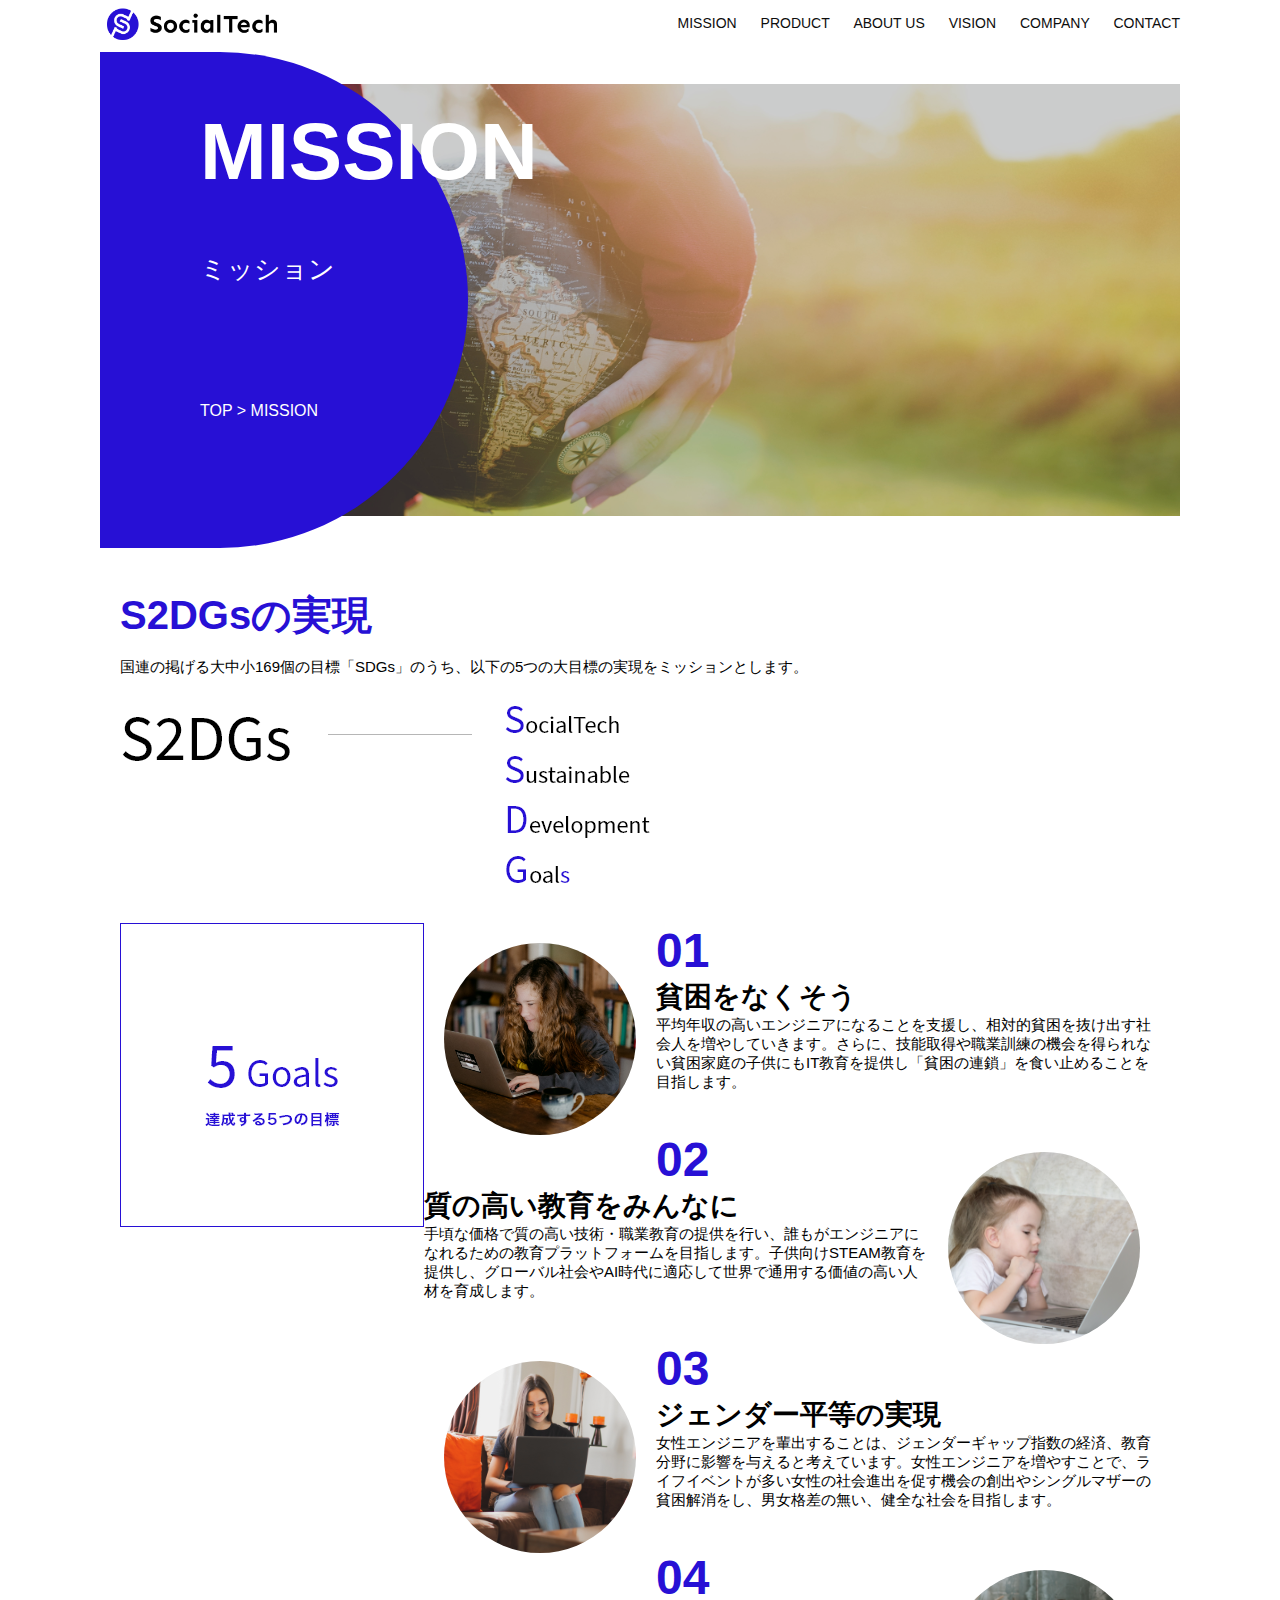
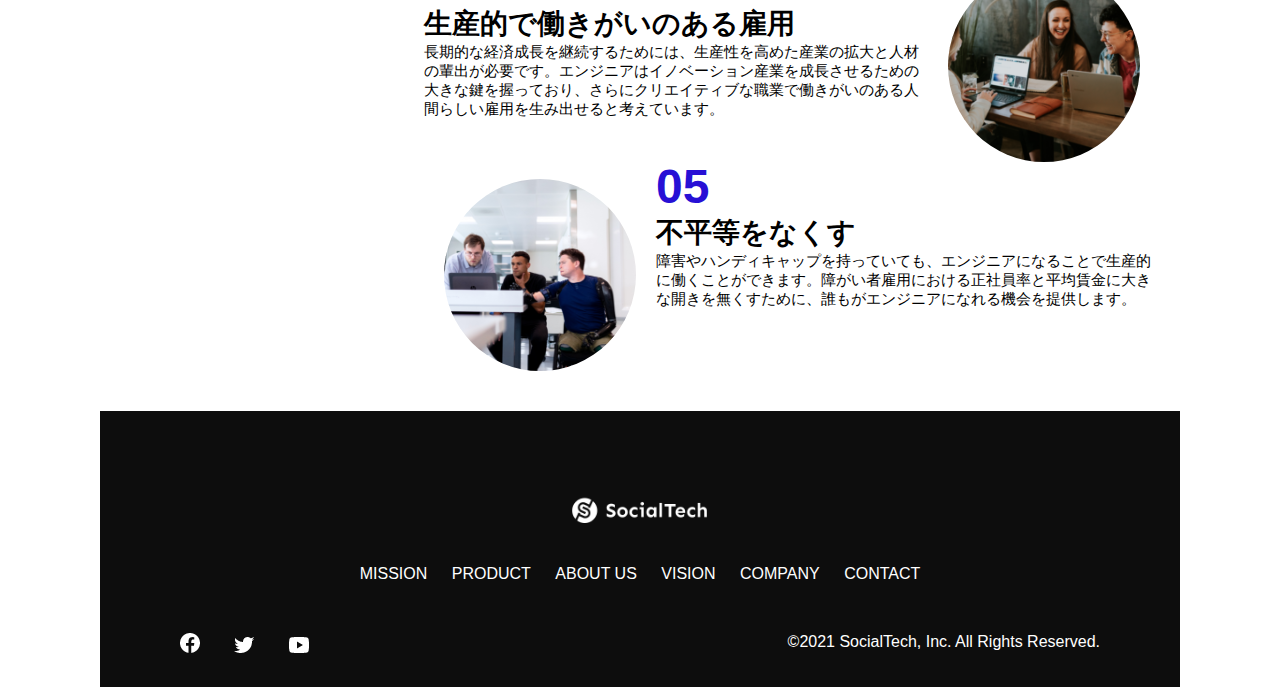
<file: mission.html>
<!DOCTYPE html>
<html>

<head>
    <title>SocialTech - MISSION ミッション -</title>
    <meta charset="utf-8">
    <meta description="SocialTechが目指す5つの目標（S2DGs）を紹介します">
    <meta name="viewport" content="width=device-width, initial-scale=1.0">
    <link rel="stylesheet" href="style.css">
</head>

<body>
    <!-- ヘッダー -->
    <header>
        <!-- ロゴ -->
        <a href="index.html" id="logo"><img src="images/Logo.png" alt="トップページに戻る"></a>

        <!-- PC用ナビゲーション -->
        <nav id="nav-pc">
            <a href="mission.html">MISSION</a>
            <a href="product.html">PRODUCT</a>
            <a href="index.html#aboutus">ABOUT US</a>
            <a href="index.html#vision">VISION</a>
            <a href="index.html#company">COMPANY</a>
            <a href="index.html#contact">CONTACT</a>
        </nav>

        <!-- スマホ用メニューボタン -->
        <img id="menu-sp" src="images/button-menu.png" alt="ナビゲーションを開く"
            onclick="document.getElementById('nav-sp').style.display = 'block'">

        <!-- スマホ用ナビゲーション -->
        <nav id="nav-sp">
            <img id="close" src="images/button-close.png" alt="ナビゲーションを閉じる"
                onclick="document.getElementById('nav-sp').style.display = 'none'">
            <a id="logo-sp" href="index.html" onclick="document.getElementById('nav-sp').style.display = 'none'"><img
                    src="images/logo-sp.png" alt="トップページに戻る"></a>
            <a class="menu" href="mission.html"
                onclick="document.getElementById('nav-sp').style.display = 'none'">MISSION</a>
            <a class="menu" href="product.html"
                onclick="document.getElementById('nav-sp').style.display = 'none'">PRODUCT</a>
            <a class="menu" href="index.html#aboutus"
                onclick="document.getElementById('nav-sp').style.display = 'none'">ABOUT US</a>
            <a class="menu" href="index.html#vision"
                onclick="document.getElementById('nav-sp').style.display = 'none'">VISION</a>
            <a class="menu" href="index.html#company"
                onclick="document.getElementById('nav-sp').style.display = 'none'">COMPANY</a>
            <a class="menu" href="index.html#contact"
                onclick="document.getElementById('nav-sp').style.display = 'none'">CONTACT</a>
            <div id="sns">
                <a href="https://www.facebook.com/sejuku2013"><img src="images/button-facebook.png"
                        alt="Facebookのリンク"></a>
                <a href="https://twitter.com/samuraijuku"><img src="images/button-twitter.png" alt="Twitterのリンク"></a>
                <a href="https://www.youtube.com/channel/UCCFOQO5aDK0xXam4cUQXT8g"><img src="images/button-youtube.png"
                        alt="YouTubeのリンク"></a>
            </div>
        </nav>
    </header>
    <main>
        <article>
            <section id="mission-main">
                <div id="mission-title">
                    <h1>MISSION</h1>
                    <span>ミッション</span>
                    <div>TOP > MISSION</div>
                </div>
            </section>
            <section id="mission-s2dgs">
                <h2 class="mission-h2">S2DGsの実現</h2>
                <p>国連の掲げる大中小169個の目標「SDGs」のうち、以下の5つの大目標の実現をミッションとします。</p>
                <img src="images/mission/mission-s2dgs.png" alt="S2DGs">
            </section>
            <section id="mission-5goals">
                <div>
                    <img id="s2dgs-image" src="images/mission/mission-5goals.png" alt="5Goals">
                </div>
                <div>
                    <div>
                        <img class="fivegoals-image-left" src="images/mission/mission-5goals01.png" alt="PCを操作する女の子">
                        <span class="fivegoals-number">01</span>
                        <h3 class="fivegoals-h3">貧困をなくそう</h3>
                        <p class="fivegoals-p">
                            平均年収の高いエンジニアになることを支援し、相対的貧困を抜け出す社会人を増やしていきます。さらに、技能取得や職業訓練の機会を得られない貧困家庭の子供にもIT教育を提供し「貧困の連鎖」を食い止めることを目指します。
                        </p>
                    </div>
                    <div>
                        <img class="fivegoals-image-right" src="images/mission/mission-5goals02.png"
                            alt="PCを見つめる小さい女の子">
                        <span class="fivegoals-number">02</span>
                        <h3 class="fivegoals-h3">質の高い教育をみんなに</h3>
                        <p class="fivegoals-p">
                            手頃な価格で質の高い技術・職業教育の提供を行い、誰もがエンジニアになれるための教育プラットフォームを目指します。子供向けSTEAM教育を提供し、グローバル社会やAI時代に適応して世界で通用する価値の高い人材を育成します。
                        </p>
                    </div>
                    <div>
                        <img class="fivegoals-image-left" src="images/mission/mission-5goals03.png" alt="PCを操作する女性">

                        <span class="fivegoals-number">03</span>
                        <h3 class="fivegoals-h3">ジェンダー平等の実現</h3>
                        <p class="fivegoals-p">
                            女性エンジニアを輩出することは、ジェンダーギャップ指数の経済、教育分野に影響を与えると考えています。女性エンジニアを増やすことで、ライフイベントが多い女性の社会進出を促す機会の創出やシングルマザーの貧困解消をし、男女格差の無い、健全な社会を目指します。
                        </p>
                    </div>
                    <div>
                        <img class="fivegoals-image-right" src="images/mission/mission-5goals04.png" alt="笑顔で話し合う3人の男女">
                        <span class="fivegoals-number">04</span>
                        <h3 class="fivegoals-h3">生産的で働きがいのある雇用</h3>
                        <p class="fivegoals-p">
                            長期的な経済成長を継続するためには、生産性を高めた産業の拡大と人材の輩出が必要です。エンジニアはイノベーション産業を成長させるための大きな鍵を握っており、さらにクリエイティブな職業で働きがいのある人間らしい雇用を生み出せると考えています。
                        </p>
                    </div>
                    <div>
                        <img class="fivegoals-image-left" src="images/mission/mission-5goals05.png"
                            alt="障害を持つ男性が生き生きと働く様子">
                        <span class="fivegoals-number">05</span>
                        <h3 class="fivegoals-h3">不平等をなくす</h3>
                        <p class="fivegoals-p">
                            障害やハンディキャップを持っていても、エンジニアになることで生産的に働くことができます。障がい者雇用における正社員率と平均賃金に大きな開きを無くすために、誰もがエンジニアになれる機会を提供します。
                        </p>
                    </div>
                </div>
            </section>
        </article>
        <footer>
            <div id="footer-logo">
                <img src="images/logo-sp.png" alt="SocialTech">
            </div>
            <div id="footer-link">
                <a href="mission.html">MISSION</a>
                <a href="product.html">PRODUCT</a>
                <a href="index.html#aboutus">ABOUT US</a>
                <a href="index.html#vision">VISION</a>
                <a href="index.html#company">COMPANY</a>
                <a href="index.html#contact">CONTACT</a>
            </div>
            <div id="sns-footer">
                <a href="https://www.facebook.com/sejuku2013"><img src="images/button-facebook.png"
                        alt="Facebookのリンク"></a>
                <a href="https://twitter.com/samuraijuku"><img src="images/button-twitter.png" alt="Twitterのリンク"></a>
                <a href="https://www.youtube.com/channel/UCCFOQO5aDK0xXam4cUQXT8g"><img src="images/button-youtube.png"
                        alt="YouTubeのリンク"></a>
                <span id="copyright">&copy;2021 SocialTech, Inc. All Rights Reserved. <span>
            </div>
        </footer>
    </main>
</body>

</html>
</file>
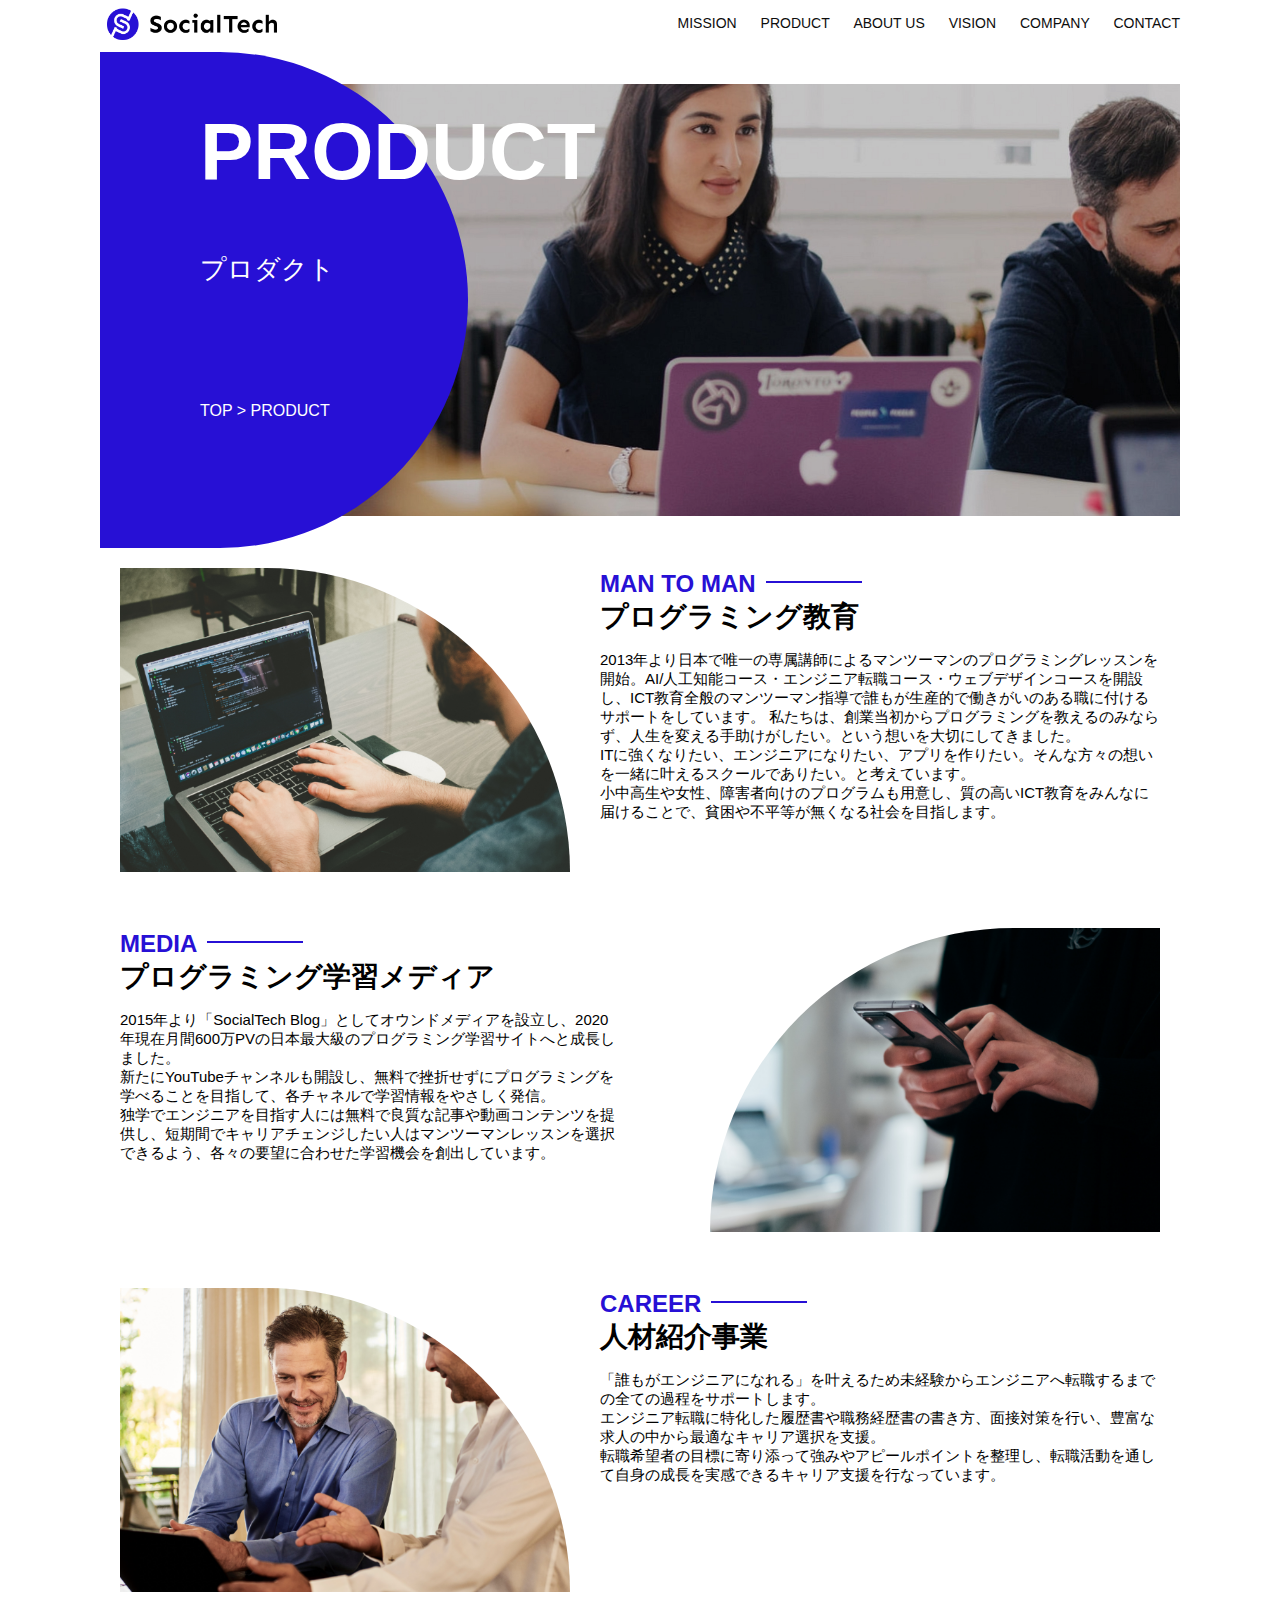
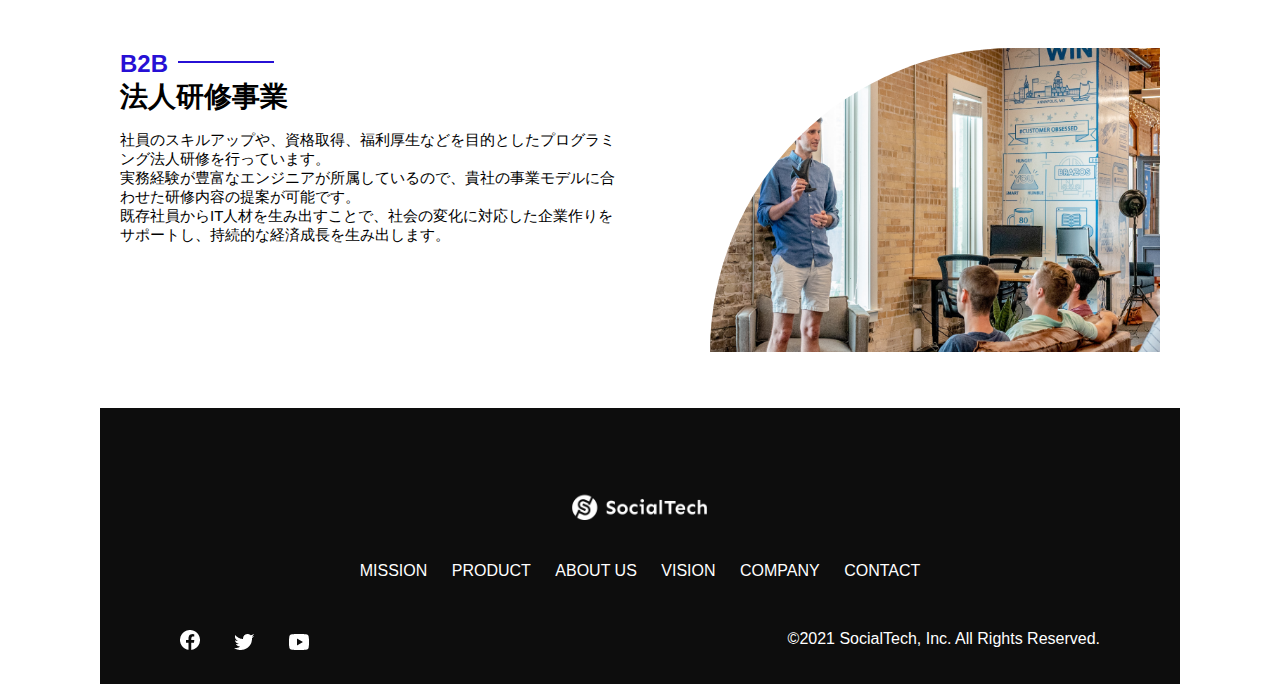
<file: product.html>
<!DOCTYPE html>
<html>

<head>
    <title>SocialTech -PRODUCT プロダクト- </title>
    <meta charset="utf-8">
    <meta description="SocialTechの4つのプロダクトを紹介します">
    <meta name="viewport" content="width=device-width, initial-scale=1.0">
    <link rel="stylesheet" href="style.css">
</head>

<body>
    <!-- ヘッダー -->
    <header>
        <!-- ロゴ -->
        <a href="index.html" id="logo"><img src="images/Logo.png" alt="トップページに戻る"></a>

        <!-- PC用ナビゲーション -->
        <nav id="nav-pc">
            <a href="mission.html">MISSION</a>
            <a href="product.html">PRODUCT</a>
            <a href="index.html#aboutus">ABOUT US</a>
            <a href="index.html#vision">VISION</a>
            <a href="index.html#company">COMPANY</a>
            <a href="index.html#contact">CONTACT</a>
        </nav>

        <!-- スマホ用メニューボタン -->
        <img id="menu-sp" src="images/button-menu.png" alt="ナビゲーションを開く"
            onclick="document.getElementById('nav-sp').style.display = 'block'">

        <!-- スマホ用ナビゲーション -->
        <nav id="nav-sp">
            <img id="close" src="images/button-close.png" alt="ナビゲーションを閉じる"
                onclick="document.getElementById('nav-sp').style.display = 'none'">
            <a id="logo-sp" href="index.html" onclick="document.getElementById('nav-sp').style.display = 'none'"><img
                    src="images/logo-sp.png" alt="トップページに戻る"></a>
            <a class="menu" href="mission.html"
                onclick="document.getElementById('nav-sp').style.display = 'none'">MISSION</a>
            <a class="menu" href="product.html"
                onclick="document.getElementById('nav-sp').style.display = 'none'">PRODUCT</a>
            <a class="menu" href="index.html#aboutus"
                onclick="document.getElementById('nav-sp').style.display = 'none'">ABOUT US</a>
            <a class="menu" href="index.html#vision"
                onclick="document.getElementById('nav-sp').style.display = 'none'">VISION</a>
            <a class="menu" href="index.html#company"
                onclick="document.getElementById('nav-sp').style.display = 'none'">COMPANY</a>
            <a class="menu" href="index.html#contact"
                onclick="document.getElementById('nav-sp').style.display = 'none'">CONTACT</a>
            <div id="sns">
                <a href="https://www.facebook.com/sejuku2013"><img src="images/button-facebook.png"
                        alt="Facebookのリンク"></a>
                <a href="https://twitter.com/samuraijuku"><img src="images/button-twitter.png" alt="Twitterのリンク"></a>
                <a href="https://www.youtube.com/channel/UCCFOQO5aDK0xXam4cUQXT8g"><img src="images/button-youtube.png"
                        alt="YouTubeのリンク"></a>
            </div>
        </nav>
    </header>
    <main>
        <article>
            <section id="product-main">
                <div id="product-title">
                    <h1>PRODUCT</h1>
                    <span>プロダクト</span>
                    <div>TOP > PRODUCT</div>
                </div>
            </section>
            <section class="product-section1">
                <img src="images/product/product-mantoman.png" alt="PCでコードを書く男性">
                <div>
                    <h2 class="product-h2">MAN TO MAN</h2>
                    <h3 class="product-h3">プログラミング教育</h3>
                    <p>2013年より日本で唯一の専属講師によるマンツーマンのプログラミングレッスンを開始。AI/人工知能コース・エンジニア転職コース・ウェブデザインコースを開設し、ICT教育全般のマンツーマン指導で誰もが生産的で働きがいのある職に付けるサポートをしています。
                        私たちは、創業当初からプログラミングを教えるのみならず、人生を変える手助けがしたい。という想いを大切にしてきました。<br>ITに強くなりたい、エンジニアになりたい、アプリを作りたい。そんな方々の想いを一緒に叶えるスクールでありたい。と考えています。<br>小中高生や女性、障害者向けのプログラムも用意し、質の高いICT教育をみんなに届けることで、貧困や不平等が無くなる社会を目指します。
                    </p>
                </div>
            </section>
            <section class="product-section2">
                <div>
                    <h2 class="product-h2">MEDIA</h2>
                    <h3 class="product-h3">プログラミング学習メディア</h3>
                    <p>2015年より「SocialTech
                        Blog」としてオウンドメディアを設立し、2020年現在月間600万PVの日本最大級のプログラミング学習サイトへと成長しました。<br>新たにYouTubeチャンネルも開設し、無料で挫折せずにプログラミングを学べることを目指して、各チャネルで学習情報をやさしく発信。<br>独学でエンジニアを目指す人には無料で良質な記事や動画コンテンツを提供し、短期間でキャリアチェンジしたい人はマンツーマンレッスンを選択できるよう、各々の要望に合わせた学習機会を創出しています。
                    </p>
                </div>
                <img src="images/product/product-media.png" alt="スマートフォンを操作する人">
            </section>
            <section class="product-section1">
                <img src="images/product/product-career.png" alt="笑顔で話し合う2人の男性">
                <div>
                    <h2 class="product-h2">CAREER</h2>
                    <h3 class="product-h3">人材紹介事業</h3>
                    <p>「誰もがエンジニアになれる」を叶えるため未経験からエンジニアへ転職するまでの全ての過程をサポートします。<br>エンジニア転職に特化した履歴書や職務経歴書の書き方、面接対策を行い、豊富な求人の中から最適なキャリア選択を支援。<br>転職希望者の目標に寄り添って強みやアピールポイントを整理し、転職活動を通して自身の成長を実感できるキャリア支援を行なっています。<br>
                    </p>
                </div>
            </section>
            <section class="product-section2">
                <div>
                    <h2 class="product-h2">B2B</h2>
                    <h3 class="product-h3">法人研修事業</h3>
                    <p>社員のスキルアップや、資格取得、福利厚生などを目的としたプログラミング法人研修を行っています。<br>実務経験が豊富なエンジニアが所属しているので、貴社の事業モデルに合わせた研修内容の提案が可能です。<br>既存社員からIT人材を生み出すことで、社会の変化に対応した企業作りをサポートし、持続的な経済成長を生み出します。
                    </p>
                </div>
                <img src="images/product/product-b2b.png" alt="講演中の男性とそれを聴く人々">
            </section>
        </article>
        <footer>
            <div id="footer-logo">
                <img src="images/logo-sp.png" alt="SocialTech">
            </div>
            <div id="footer-link">
                <a href="mission.html">MISSION</a>
                <a href="product.html">PRODUCT</a>
                <a href="index.html#aboutus">ABOUT US</a>
                <a href="index.html#vision">VISION</a>
                <a href="index.html#company">COMPANY</a>
                <a href="index.html#contact">CONTACT</a>
            </div>
            <div id="sns-footer">
                <a href="https://www.facebook.com/sejuku2013"><img src="images/button-facebook.png"
                        alt="Facebookのリンク"></a>
                <a href="https://twitter.com/samuraijuku"><img src="images/button-twitter.png" alt="Twitterのリンク"></a>
                <a href="https://www.youtube.com/channel/UCCFOQO5aDK0xXam4cUQXT8g"><img src="images/button-youtube.png"
                        alt="YouTubeのリンク"></a>
                <span id="copyright">&copy;2021 SocialTech, Inc. All Rights Reserved. <span>
            </div>
        </footer>
    </main>
</body>

</html>
</file>
<file: style.css>
/* PC、スマホ共通スタイル */
body {
  font-family: "Source Sans Pro", "Hiragino Kaku Gothic ProN", Meiryo, Arial,
    sans-serif;
}

p {
  font-size: 15px;
}

.arrow-right {
  color: #2710d5;
}

#submit {
  margin-top: 50px;
}

/*================
PC用のスタイル
=================*/
@media screen and (min-width: 768px) {
  /* PC用カルーセル設定 */
  .carousel {
    width: 885px;
    margin-left: 20px;
  }

  .carouselImg {
    width: 885px;
  }

  /* 横幅設定 */
  body {
    max-width: 1080px;
    min-width: 900px;
    margin: 0 auto 0 auto;
  }

  /* ヘッダー */
  header {
    display: flex;
    justify-content: space-between;
  }

  /* ナビゲーションのレイアウト */
  #nav-pc {
    text-align: right;
    font-size: 14px;
    padding-top: 15px;
  }

  /* ナビゲーションのリンクの装飾設定 */
  #nav-pc > a {
    text-decoration: none;
    margin-left: 20px;
  }
  #nav-pc > a:link {
    color: #0d0d0d;
  }
  #nav-pc > a:visited {
    color: #0d0d0d;
  }
  #nav-pc > a:hover {
    color: #0d0d0d;
    text-decoration: underline;
  }
  #nav-pc > a:active {
    color: #0d0d0d;
  }

  /* スマホ用ナビを非表示 */
  #nav-sp,
  #menu-sp {
    display: none;
  }

  /* メインビジュアル*/
  #main-visual {
    position: relative;
    height: 400px;
  }
  #main-message {
    position: absolute;
    top: 0;
    left: 0;
    background-color: #2710d5;
    color: #ffffff;
    border-radius: 0 0 476px 0;
    max-width: 620px;
    height: 100%;
    width: 100%;
    z-index: 11;
  }
  #main-message > h1 {
    font-size: 60px;
    font-weight: bold;
    margin: 100px 0 0 50px;
  }

  #main-message > p {
    font-size: 28px;
    margin: 0 0 0 50px;
  }
  #main-visual > img {
    max-width: 620px;
    border-radius: 476px 0 0 0;
    position: absolute;
    top: 0;
    right: 0;
    z-index: 10;
  }

  /*見出し*/
  h2 {
    margin: 40px 0 0 0;
  }

  h2::after {
    content: url("images/line.png");
    margin-left: 10px;
  }

  h3 {
    font-size: 27px;
  }

  /* ミッション */
  #mission {
    margin: 80px auto 80px auto;
    width: 100%;
  }

  #mission-flex {
    width: 100%;
    display: flex;
  }

  #mission-flex > div {
    width: 50%;
    margin: 20px;
  }

  #mission-photo {
    width: 100%;
  }

  #s2dgs {
    margin-top: 50px;
  }

  /* プロダクト */
  #product {
    background-color: #fafafa;
    width: 100%;
    margin: 80px 0 80px 0;
    padding: 10px 40px 0px 40px;
  }

  /* 外枠 */
  #product > div {
    margin-top: 40px;
    display: flex;
  }

  /* 左のカラム */
  #product-left {
    width: 50%;
    margin-right: 20px;
  }

  /* 右のカラム */
  #product-right {
    width: 50%;
    margin-left: 20px;
    margin-top: 80px;
  }

  /* 写真＋説明の枠 */
  #product-left > div {
    position: relative;
    height: 480px;
    margin-right: 20px;
  }
  #product-right > div {
    position: relative;
    height: 480px;
    margin-right: 20px;
  }

  /* 写真*/
  .product-photo {
    width: 100%;
  }

  /* 説明文の枠 */
  .product-explain {
    background-color: #ffffff;
    position: absolute;
    left: 0;
    top: 280px;
    margin: 0 40px 0 40px;
    padding: 20px;
    box-shadow: 5px 5px 10px rgba(0, 0, 0, 0.05);
  }

  /* 説明文の英語 */
  .product-explain > span {
    color: #2710d5;
    font-weight: bold;
    font-size: 16px;
    margin: 0px;
  }

  /* 説明文の見出し */
  .product-explain > h3 {
    margin: 5px 0 5px 0;
  }

  /* 説明文 */
  .product-explain > p {
    margin: 0;
  }

  /* もっと見るボタン */
  #product-more {
    margin: 0 auto -42px auto;
  }

  /* ABOUT US */
  #aboutus {
    margin: 80px auto 80px auto;
  }

  /* ３つの組織文化と写真を入れる枠 */
  #aboutus > div {
    display: flex;
  }

  /* 写真 */
  .culture-img {
    width: 100%;
    align-self: flex-start;
  }

  .culture-img2 {
    margin-top: 50px;
    width: 100%;
  }

  /* 3つの組織文化の表 */
  .culture-table {
    margin-right: 50px;
  }

  /* 番号 */
  .culture-num {
    font-size: 80px;
    color: #2710d5;
    margin: 0 20px 0 0;
  }

  /* 組織文化英語 */
  .culture-en {
    color: #2710d5;
    font-weight: bold;
    font-size: 24px;
    display: block;
  }

  /* 組織文化日本語 */
  .culture-jp {
    font-size: 28px;
    font-weight: bold;
  }

  /* 説明文 */
  .culture-description {
    margin: 0;
  }

  /* ビジョン */
  #vision {
    margin: 80px auto 80px auto;
  }

  /* セクション内の外枠*/
  #vision > div {
    width: 100%;
    display: flex;
    justify-content: space-between;
    flex-wrap: wrap;
  }

  /*7つの行動指針の枠*/
  .vision-box {
    width: 300px;
    height: 300px;
    margin-bottom: 30px;
    position: relative;
  }

  .vision-box > img {
    width: 100%;
    height: auto;
    position: absolute;
    top: 0;
    left: 0;
    z-index: 30;
  }

  .vision-box > span {
    position: absolute;
    top: 0;
    left: 0;
    z-index: 31;
    margin-right: 20px;
  }

  .vision-box > span > h4 {
    color: #2710d5;
    font-size: 24px;
    margin: 80px 0 0 0;
  }

  .vision-box > span > h4::first-letter {
    font-size: 40px;
  }

  .vision-box > span > h5 {
    font-size: 20px;
    margin: 0 0 0 0;
  }

  .vision-box > span > p {
    margin: 10px 0 0 0;
  }

  /*会社概要*/
  #company {
    margin: 80px auto 80px auto;
  }

  #company-table {
    width: 100%;
  }

  .tableheader {
    text-align: left;
    padding: 20px;
    border-bottom-color: #2710d5;
    border-bottom-width: 1px;
    border-bottom-style: solid;
    width: 100px;
  }

  .tableheader-first {
    text-align: left;
    padding: 20px;
    border-bottom-color: #2710d5;
    border-bottom-width: 1px;
    border-bottom-style: solid;
    border-top-color: #2710d5;
    border-top-width: 1px;
    border-top-style: solid;
    width: 100px;
  }

  .cell {
    padding: 30px;
    border-bottom-color: #ececec;
    border-bottom-width: 1px;
    border-bottom-style: solid;
  }
  .cell-first {
    padding: 30px;
    border-bottom-color: #ececec;
    border-bottom-width: 1px;
    border-bottom-style: solid;
    border-top-color: #ececec;
    border-top-width: 1px;
    border-top-style: solid;
  }

  #company > iframe {
    width: 100%;
    height: 368px;
    margin-top: 40px;
  }

  /* お問い合わせ */
  #contact {
    margin: 80px auto 80px auto;
  }

  /* 外枠 */
  #contact > form > div {
    display: flex;
    flex-direction: row;
    flex-wrap: wrap;
    padding-bottom: 30px;
  }

  /* 左列　見出し */
  .contact-heading {
    width: 240px;
    align-self: center;
  }
  /* 見出しのラベル */
  .contact-label {
    width: 200px;
    font-weight: bold;
  }
  /* 必須 */
  .contact-span {
    color: #ce2222;
    margin: 0 0 0 20px;
    font-weight: bold;
  }
  /* テキストボックス */
  .contact-textbox {
    border-top: 0px;
    border-left: 0px;
    border-right: 0px;
    border-bottom-width: 1px;
    border-bottom-color: #707070;
    border-style: solid;
    background-color: #fafafa;
    height: 56px;
    width: 400px;
  }

  /* お問い合わせ内容のテキストエリア */
  .contact-textarea {
    border-top: 0px;
    border-left: 0px;
    border-right: 0px;
    border-bottom-width: 1px;
    border-bottom-color: #707070;
    background-color: #fafafa;
    width: 400px;
    height: 200px;
  }

  /* 個人情報の取り扱い */
  details {
    width: 700px;
  }
  details > div {
    background-color: #fafafa;
    padding: 20px;
  }

  details > span {
    font-weight: bold;
  }

  /* フッター */
  footer {
    background-color: #0d0d0d;
    text-align: center;
    padding: 80px 80px 30px 80px;
  }

  #footer-logo {
    margin-bottom: 30px;
  }

  #footer-link {
    margin-bottom: 50px;
  }
  #footer-link > a {
    text-decoration: none;
    margin: 10px;
  }
  #footer-link > a:link {
    color: #ffffff;
  }
  #footer-link > a:visited {
    color: #ffffff;
  }
  #footer-link > a:hover {
    color: #ffffff;
    text-decoration: underline;
  }
  #footer-link > a:active {
    color: #ffffff;
  }

  #sns-footer {
    text-align: left;
    width: 100%;
  }
  #sns-footer > a {
    margin-right: 30px;
  }

  #copyright {
    color: #ffffff;
    text-align: right;
    float: right;
  }

  /* mission.html用スタイル */
  /* ミッションのメインビジュアル */
  #mission-main {
    height: 496px;
    width: 100%;
    background-image: url("images/mission/mission-main.png");
    background-repeat: no-repeat;
    background-position-y: center;
  }

  #mission-title {
    background-color: #2710d5;
    width: 368px;
    color: #ffffff;
    height: 496px;
    border-radius: 0 248px 248px 0;
    position: relative;
  }
  #mission-title > h1 {
    position: absolute;
    top: 0;
    left: 100px;
    font-size: 80px;
  }

  #mission-title > span {
    position: absolute;
    top: 200px;
    left: 100px;
    font-size: 26px;
  }

  #mission-title > div {
    position: absolute;
    top: 350px;
    left: 100px;
    font-size: 16px;
  }

  #mission-s2dgs {
    width: 100%;
    margin: 20px;
  }

  .mission-h2 {
    color: #2710d5;
    font-size: 40px;
  }

  .mission-h2::after {
    content: none;
  }

  #mission-5goals {
    margin: 20px;
    display: flex;
  }
  #mission-5goals > div {
    flex-grow: 1;
  }

  #mission-5goals > div > div {
    margin-bottom: 40px;
  }

  .fivegoals-image-right {
    float: right;
    margin: 20px;
  }

  .fivegoals-image-left {
    float: left;
    margin: 20px;
  }

  .fivegoals-number {
    color: #2710d5;
    font-size: 48px;
    font-weight: bold;
    margin: 0;
  }

  .fivegoals-h3 {
    font-size: 28px;
    margin: 0;
  }
  .fivegoals-p {
    margin: 0;
  }

  /* プロダクトページ */
  #product-main {
    height: 496px;
    width: 100%;
    background-image: url("images/product/product-main.png");
    background-repeat: no-repeat;
    background-position-y: center;
  }

  #product-title {
    background-color: #2710d5;
    width: 368px;
    color: #ffffff;
    height: 496px;
    border-radius: 0 248px 248px 0;
    position: relative;
  }
  #product-title > h1 {
    position: absolute;
    top: 0;
    left: 100px;
    font-size: 80px;
  }

  #product-title > span {
    position: absolute;
    top: 200px;
    left: 100px;
    font-size: 26px;
  }

  #product-title > div {
    position: absolute;
    top: 350px;
    left: 100px;
    font-size: 16px;
  }

  /* セクション1 */
  .product-section1 {
    position: relative;
    margin: 20px;
    height: 340px;
  }

  .product-section1 > img {
    position: absolute;
    top: 0;
    left: 0;
    width: 450px;
    margin: 0 40px 30px 0;
    border-radius: 0 432px 0 0;
  }

  .product-section1 > div {
    position: absolute;
    top: 0;
    left: 480px;
  }

  /*セクション２*/

  .product-section2 {
    position: relative;
    margin: 20px;
    height: 340px;
  }

  .product-section2 > img {
    position: absolute;
    top: 0;
    right: 0;
    width: 450px;
    margin: 0 0 30px 40px;
    border-radius: 432px 0 0 0;
  }

  .product-section2 > div {
    width: 500px;
    position: absolute;
    top: 0;
    left: 0;
  }

  .product-h2 {
    color: #2710d5;
    font-size: 24px;
    margin: 0;
  }

  .product-h3 {
    font-size: 28px;
    margin: 0;
  }
}

/*====================
 スマートフォン用のスタイル
=====================*/
@media screen and (max-width: 767px) {
  /* スマートフォン用カルーセル設定 */
  .carousel {
    width: 375px;
    margin: 0 auto 0 auto;
  }

  .carouselImg {
    width: 375px;
  }

  body {
    min-width: 375px;
    margin: 0;
  }

  /* PC用ナビゲーション非表示 */
  #nav-pc {
    display: none;
  }

  /* ハンバーガーメニュー */
  #menu-sp {
    position: absolute;
    top: 0px;
    right: 0px;
  }

  /* スマホ用ナビゲーションの表示切替*/
  /* 初期状態、レイアウトと非表示設定 */
  #nav-sp {
    background-color: #2710d5;
    position: absolute;
    left: 0;
    top: 0;
    height: 100%;
    width: 100%;
    display: none;
    z-index: 100;
  }

  /* ×ボタン */
  #close {
    position: absolute;
    top: 20px;
    right: 20px;
  }

  /* ナビゲーションメニュー用ロゴ */
  #logo-sp {
    margin: 80px 0 30px 20px;
  }

  /* ナビゲーションのリンクの装飾設定 */
  #nav-sp > a {
    display: block;
  }

  #nav-sp > a:link {
    color: #ffffff;
  }
  #nav-sp > a:visited {
    color: #ffffff;
  }
  #nav-sp > a:hover {
    color: #ffffff;
    text-decoration: underline;
  }
  #nav-sp > a:active {
    color: #ffffff;
  }

  #nav-sp > .menu {
    text-decoration: none;
    display: block;
    margin: 0 20px 0 20px;
    height: 44px;
    font-size: 16px;
    background-image: url("images/arrow.png");
    background-repeat: no-repeat;
    background-position: right top;
  }

  #sns {
    position: absolute;
    bottom: 20px;
    left: 20px;
  }
  #sns > a {
    margin-right: 30px;
  }

  /* メインビジュアル */
  #main-visual {
    position: relative;
    height: 470px;
    width: 100%;
    overflow: hidden;
  }
  #main-visual > div {
    position: absolute;
    top: 0;
    left: 0;
    background-color: #2710d5;
    color: white;
    border-radius: 0 0 476px 0;
    text-align: center;
    height: 280px;
    width: 100%;
    z-index: 11;
  }
  #main-visual > div > div {
    margin: 100px 0 auto 0;
  }
  #main-visual > div > h1 {
    font-size: 28px;
    margin: 90px 0 0 0;
  }

  #main-visual > div > p {
    margin: 0;
  }

  #main-visual > img {
    width: 100%;
    border-radius: 476px 0 0 0;

    z-index: 10;
    position: absolute;
    bottom: 0;
    right: 0;
  }

  /*見出し*/
  h2::after {
    content: url("images/line.png");
    margin-left: 10px;
  }

  h3 {
    font-size: 24px;
    margin: 10px 0 0 0;
  }

  /* ミッション */
  #mission {
    margin: 20px;
  }

  #mission-photo {
    width: 100%;
  }

  #s2dgs {
    width: 100%;
  }

  /* プロダクト */
  #product {
    background-color: #fafafa;
    padding-top: 10px;
  }

  #product h2 {
    margin-left: 20px;
  }
  /* 外枠 */
  /* 左右のカラム　スマホでは縦並び */
  #product-left,
  #product-right {
    margin-right: 20px;
    margin-left: 20px;
  }

  /* 写真＋説明の枠 */
  #product-left > div,
  #product-right > div {
    position: relative;
    height: 540px;
  }

  /* 説明文の枠 */
  .product-explain {
    background-color: #ffffff;
    position: absolute;
    left: 0;
    bottom: 50px;
    padding: 20px;
    box-shadow: 5px 5px 10px rgba(0, 0, 0, 0.05);
  }

  .product-explain > span {
    color: #2710d5;
    font-weight: bold;
    font-size: 16px;
    margin: 0px;
  }

  .product-explain > h3 {
    margin: 10px 0 10px 0;
  }

  /* 写真*/
  .product-photo {
    width: 100%;
  }

  #product-more > img {
    margin: 0 0 -42px 20px;
  }

  /* ABOUT US */
  #aboutus {
    margin: 80px 20px 80px 20px;
  }

  #aboutus > div {
    display: flex;
    flex-direction: column;
  }

  .culture-table {
    width: 100%;
    padding-right: 20px;
    order: 2;
  }

  .culture-img {
    width: 100%;
    order: 1;
  }

  .culture-img2 {
    width: 100%;
  }
  .culture-num {
    font-size: 80px;
    color: #2710d5;
  }

  .culture-en {
    color: #2710d5;
    font-weight: bold;
    font-size: 24px;
    display: block;
  }

  .culture-jp {
    display: block;
  }

  .culture-description {
    margin: 0;
  }

  /* ビジョン */
  #vision {
    margin: 80px 20px 80px 20px;
  }

  .vision-box {
    width: 300px;
    height: 300px;
    margin-bottom: 30px;
    position: relative;
  }

  .vision-box > img {
    width: 100%;
    height: auto;
    position: absolute;
    top: 0;
    left: 0;
    z-index: 30;
  }

  .vision-box > span {
    position: absolute;
    top: 0;
    left: 0;
    z-index: 31;
    margin-right: 20px;
  }

  .vision-box > span > h4 {
    color: #2710d5;
    font-size: 24px;
    margin: 60px 0 0 0;
  }

  .vision-box > span > h5 {
    font-size: 20px;
    margin: 0 0 0 0;
  }
  .vision-box > span > p {
    margin: 10px 0 0 0;
  }

  /*会社概要*/
  #company {
    margin: 0 20px 0 20px;
  }

  #company > h3 {
    margin-bottom: 20px;
  }

  #company-table {
    width: 100%;
  }

  .tableheader-first {
    text-align: left;
    padding: 20px;
    border-bottom-color: #2710d5;
    border-bottom-width: 1px;
    border-bottom-style: solid;
    border-top-color: #2710d5;
    border-top-width: 1px;
    border-top-style: solid;
    width: 50px;
  }
  .tableheader {
    text-align: left;
    padding: 20px;
    border-bottom-color: #2710d5;
    border-bottom-width: 1px;
    border-bottom-style: solid;
    width: 50px;
  }

  .cell-first {
    padding: 20px;
    border-bottom-color: #ececec;
    border-bottom-width: 1px;
    border-bottom-style: solid;
    border-top-color: #ececec;
    border-top-width: 1px;
    border-top-style: solid;
  }
  .cell {
    padding: 20px;
    border-bottom-color: #ececec;
    border-bottom-width: 1px;
    border-bottom-style: solid;
  }

  #company > iframe {
    width: 100%;
    height: 240px;
    margin: 40px 0 0 0;
  }

  /* お問い合わせ */
  #contact {
    margin: 80px 20px 80px 20px;
  }

  #contact > h3 {
    margin-bottom: 20px;
  }

  #contact > form > div {
    margin-bottom: 20px;
  }

  .contact-heading {
    margin-bottom: 20px;
  }

  /* ラベル */
  .contact-label {
    width: 200px;
    font-weight: bold;
  }

  /* 必須 */
  .contact-span {
    color: #ce2222;
    margin: 0 0 0 20px;
    font-weight: bold;
  }

  .contact-textbox {
    height: 56px;
    border-top: 0px;
    border-left: 0px;
    border-right: 0px;
    background-color: #fafafa;
    border-bottom-width: 1px;
    border-bottom-color: #707070;
    border-style: solid;
    min-width: 300px;
    width: 100%;
  }

  .contact-textarea {
    height: 150px;
    border-top: 0px;
    border-left: 0px;
    border-right: 0px;
    background-color: #fafafa;
    width: 100%;
  }

  .radiobutton {
    margin-bottom: 20px;
  }

  /* .radiobutton + label::after {
        content: "\A";
        white-space: pre;
    } */

  /* フッター */
  footer {
    background-color: #0d0d0d;
    padding: 30px 20px 50px 20px;
  }

  #footer-logo {
    margin-bottom: 30px;
  }

  #footer-link {
    margin-bottom: 50px;
  }
  #footer-link > a {
    text-decoration: none;
    margin: 0 20px 30px 0;
    display: block;

    background-image: url("images/arrow.png");
    background-repeat: no-repeat;
    background-position: right top;
  }
  #footer-link > a:link {
    color: #ffffff;
  }
  #footer-link > a:visited {
    color: #ffffff;
  }
  #footer-link > a:hover {
    color: #ffffff;
    text-decoration: underline;
  }
  #footer-link > a:active {
    color: #ffffff;
  }
  #sns-footer {
    display: block;
    width: 100%;
  }

  #sns-footer > a {
    margin-right: 30px;
  }
  #copyright {
    font-size: 12px;
    display: block;
    margin-top: 30px;
    color: #ffffff;
  }

  /* mission.html用スタイル */
  /* ミッションのメインビジュアル */
  #mission-main {
    height: 256px;
    width: 100%;
    background-image: url("images/mission/mission-main.png");
    background-repeat: no-repeat;
    background-position-y: center;
    background-size: auto 208px;
  }

  #mission-title {
    background-color: #2710d5;
    width: 136px;
    color: #ffffff;
    height: 256px;
    border-radius: 0 248px 248px 0;
    position: relative;
  }
  #mission-title > h1 {
    position: absolute;
    top: 0;
    left: 20px;
    font-size: 40px;
  }

  #mission-title > span {
    position: absolute;
    top: 110px;
    left: 20px;
    font-size: 18px;
  }

  #mission-title > div {
    position: absolute;
    top: 180px;
    left: 20px;
    font-size: 13px;
  }
  /* ミッションページ　S2DGSの設定 */
  #mission-s2dgs {
    margin: 20px;
  }

  .mission-h2 {
    color: #2710d5;
    font-size: 38px;
    margin: 0px;
  }

  .mission-h2::after {
    content: none;
  }

  #mission-s2dgs > img {
    width: 100%;
  }

  #section-s2dgs > img {
    width: 100%;
  }

  /* ミッションページ　5つのゴールの設定 */
  #mission-5goals {
    margin: 20px;
  }

  #mission-5goals > div > div {
    margin-bottom: 40px;
  }

  #s2dgs-image {
    width: 100%;
  }
  .fivegoals-image-right {
    margin: 20px auto 20px auto;
    display: block;
  }

  .fivegoals-image-left {
    margin: 20px auto 20px auto;
    display: block;
  }

  .fivegoals-number {
    color: #2710d5;
    font-size: 48px;
    margin: 0;
  }

  .fivegoals-h3 {
    font-size: 28px;
    margin: 0;
  }
  .fivegoals-p {
    margin: 0;
  }

  /* プロダクトページ */

  #product-main {
    height: 256px;
    width: 100%;
    background-image: url("images/product/product-main.png");
    background-repeat: no-repeat;
    background-position-y: center;
    background-size: auto 208px;
  }

  #product-title {
    background-color: #2710d5;
    width: 136px;
    color: #ffffff;
    height: 256px;
    border-radius: 0 248px 248px 0;
    position: relative;
  }
  #product-title > h1 {
    position: absolute;
    top: 0;
    left: 20px;
    font-size: 40px;
  }

  #product-title > span {
    position: absolute;
    top: 110px;
    left: 20px;
    font-size: 18px;
  }

  #product-title > div {
    position: absolute;
    top: 180px;
    left: 20px;
    font-size: 13px;
  }

  .product-section1 {
    margin: 20px;
  }

  .product-section1 > img {
    width: 100%;
    border-radius: 0 300px 0 0;
  }

  .product-section1 > div {
    margin: 20px;
  }

  .product-section2 {
    margin: 20px;

    display: flex;
    flex-direction: column;
  }

  .product-section2 > img {
    order: 1;
    width: 100%;
    border-radius: 300px 0 0 0;
  }

  .product-section2 > div {
    order: 2;
  }

  .product-h2 {
    color: #2710d5;
    font-size: 24px;
    /* width: 250px; */
    margin: 0;
  }

  .product-h3 {
    font-size: 28px;
    margin: 0;
  }
}
</file>
